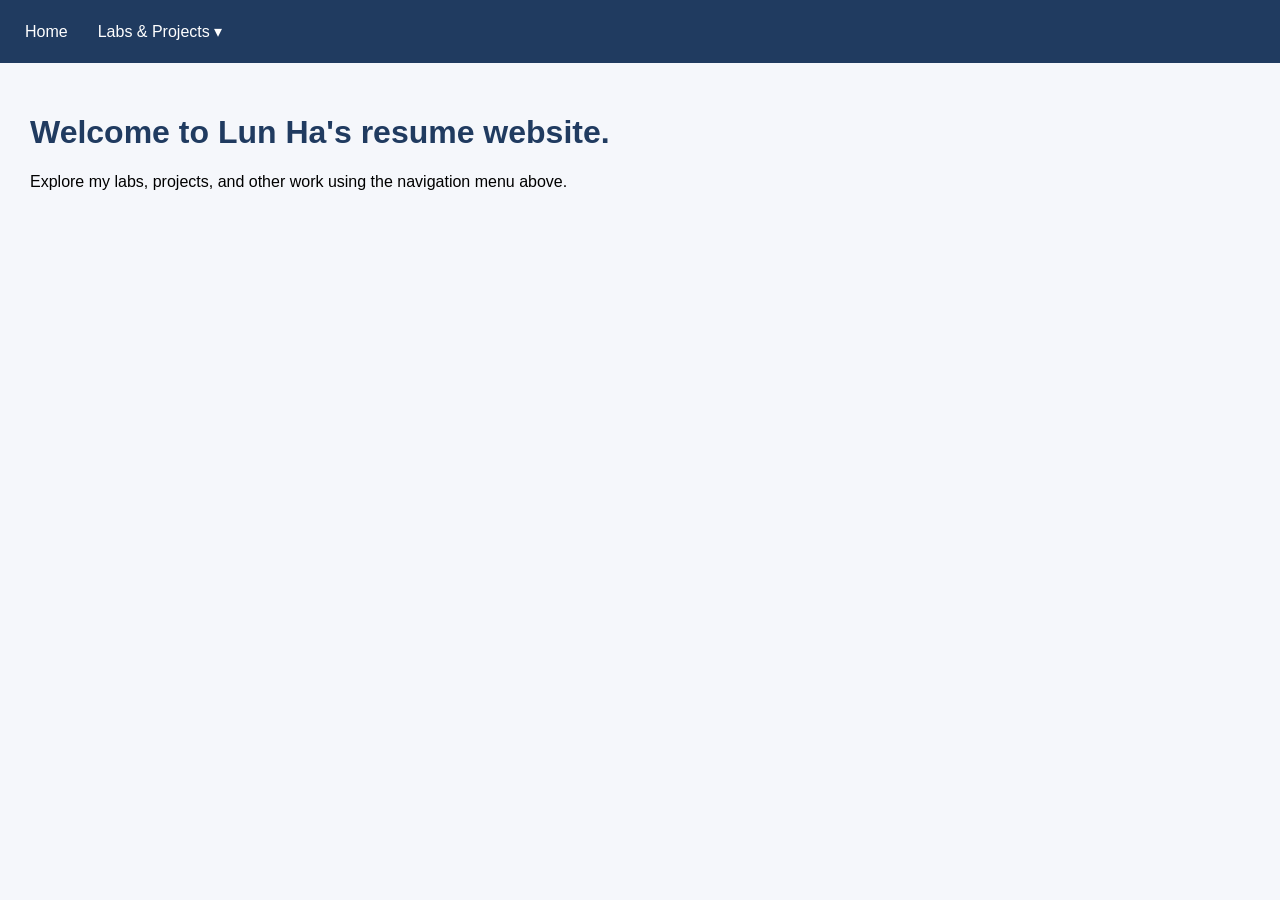
<file: index.html>
<!DOCTYPE html>
<html lang="en">
<head>
    <meta charset="UTF-8">
    <meta name="viewport" content="width=device-width, initial-scale=1.0">
    <title>Lun Ha - Homepage</title>
    <link rel="stylesheet" href="style.css">
</head>
<body>

    <nav class="navbar">
        <a href="index.html">Home</a>

        <div class="dropdown">
            <a href="#" class="dropbtn">
                Labs & Projects &#9662;
            </a>

            <div class="dropdown-content">
                <a href="https://lunha62.wordpress.com/">My WordPress Blog</a>
                <a href="form_validation.html">My Form Validation Demo</a>
                <a href="dataentry.html">My Database Form and Report</a>
                <a href="under-construction.html">My AJAX Demo</a>
                <a href="under-construction.html">My jQuery Demo</a>
                <a href="under-construction.html">Project One</a>
                <a href="under-construction.html">My Curriculum Vitae</a>
                <a href="under-construction.html">My Social Media</a>
            </div>
        </div>
    </nav>

    <main>
        <h1>Welcome to Lun Ha's resume website.</h1>
        <p>
            Explore my labs, projects, and other work
            using the navigation menu above.
        </p>
    </main>

</body>
</html>
</file>
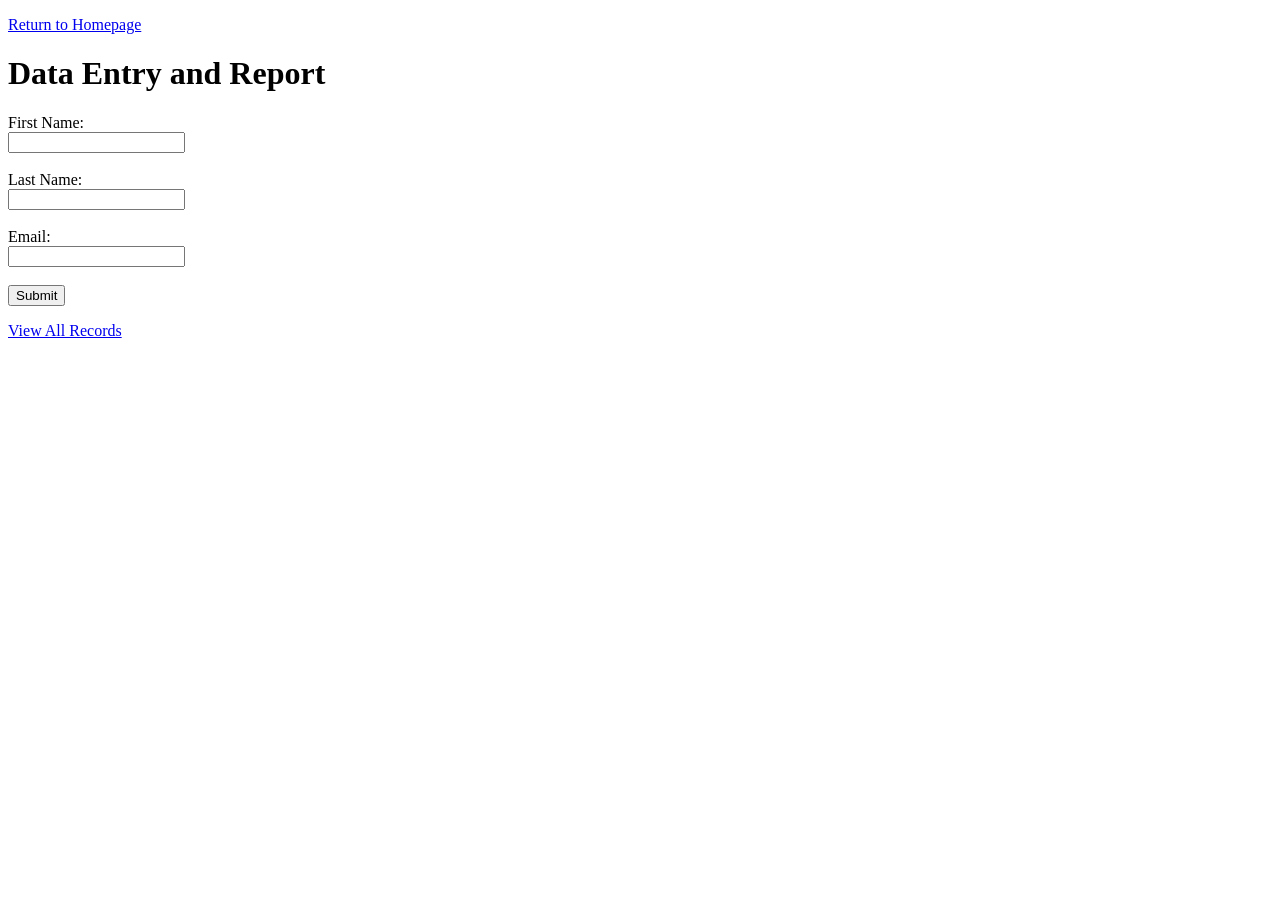
<file: dataentry.html>
<!DOCTYPE html>
<html>
    <head>
        <title>Data Entry and Report</title>
    </head>
    <body>
        <p><a href="index.html">Return to Homepage</a></p>
        <h1>Data Entry and Report</h1>

        <form action="insert.php" method="post">

            <label for="firstname">First Name:</label><br>
            <input type="text" id="firstname" name="firstname" required><br><br>

            <label for="lastname">Last Name:</label><br>
            <input type="text" id="lastname" name="lastname" required><br><br>

            <label for="email">Email:</label><br>
            <input type="email" id="email" name="email" required><br><br>

            <input type="submit" value="Submit">

        </form>

        <p><a href="report.php">View All Records</a></p>

    </body>
</html>
</file>
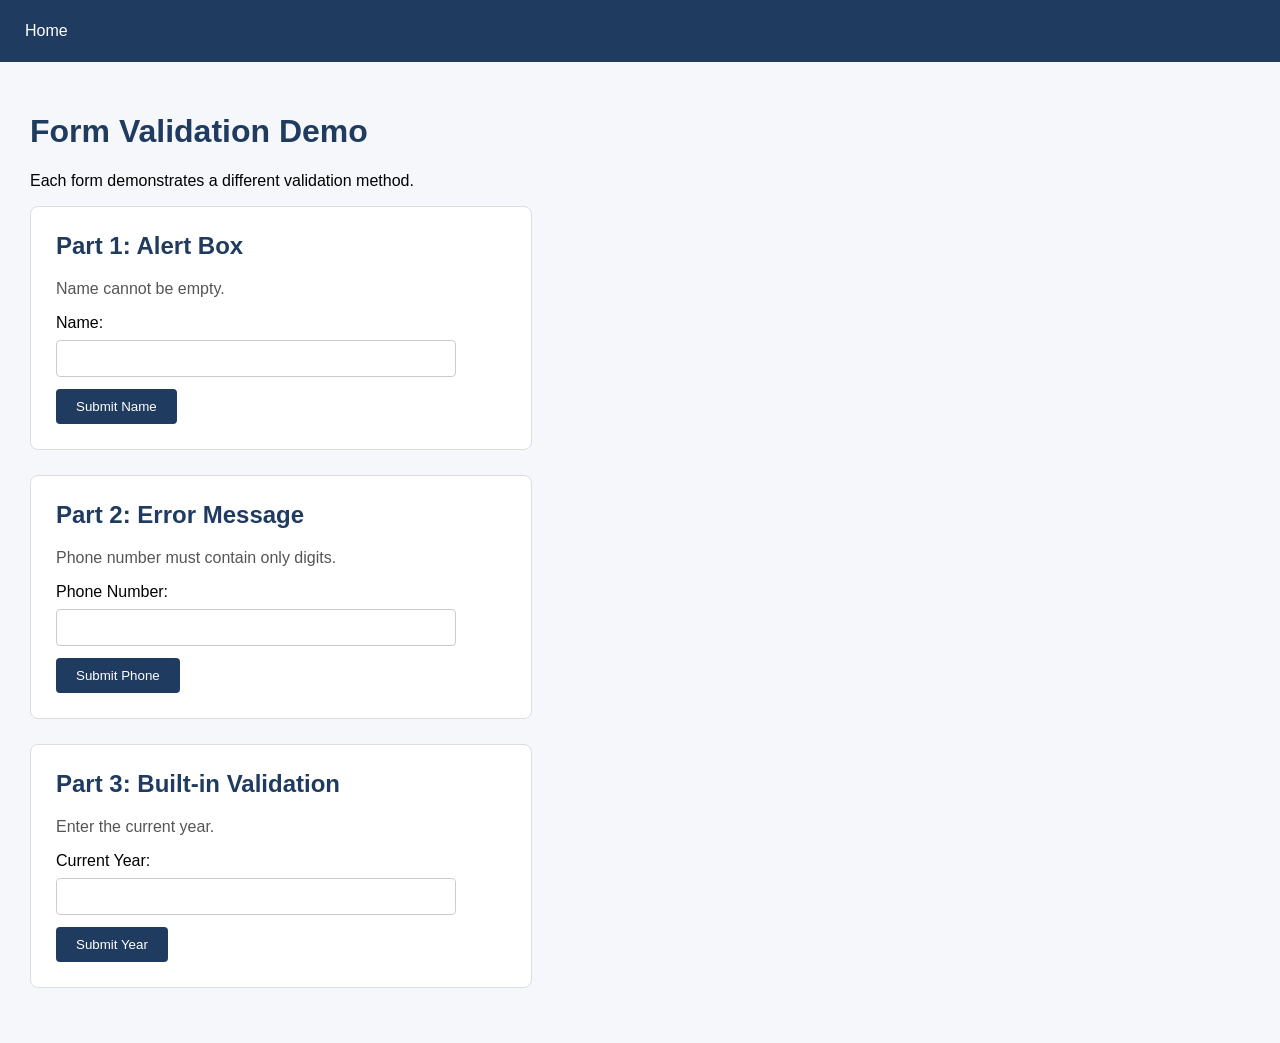
<file: form_validation.html>
<!DOCTYPE html>
<html lang="en">
<head>
    <meta charset="UTF-8">
    <meta name="viewport" content="width=device-width, initial-scale=1.0">
    <title>Form Validation Demo</title>
    <link rel="stylesheet" href="style.css">
</head>
<body>

    <nav class="navbar">
        <a href="index.html">Home</a>
    </nav>

    <main>
        <h1>Form Validation Demo</h1>

        <p>Each form demonstrates a different validation method.</p>

        <!-- Part 1: JavaScript Alert Box -->
        <section class="form-section">
            <h2>Part 1: Alert Box</h2>
            <p>Name cannot be empty.</p>

            <form id="nameForm">
                <label for="name">Name:</label>
                <input type="text" id="name">

                <button type="submit">Submit Name</button>
            </form>
        </section>

        <!-- Part 2: Error Message Below Field -->
        <section class="form-section">
            <h2>Part 2: Error Message</h2>
            <p>Phone number must contain only digits.</p>

            <form id="phoneForm">
                <label for="phone">Phone Number:</label>
                <input type="text" id="phone">

                <span id="phoneError" class="error"></span>

                <button type="submit">Submit Phone</button>
            </form>
        </section>

        <!-- Part 3: Built-in Browser Validation -->
        <section class="form-section">
            <h2>Part 3: Built-in Validation</h2>
            <p>Enter the current year.</p>

            <form id="yearForm">
                <label for="year">Current Year:</label>
                <input type="number" id="year" required>

                <button type="submit">Submit Year</button>
            </form>
        </section>
    </main>

    <script>
        // Part 1: Alert Box
        document.getElementById("nameForm")
            .addEventListener("submit", function(event) {

                event.preventDefault();

                const name = document.getElementById("name").value.trim();

                if (name === "") {
                    alert("Name cannot be empty.");
                } else {
                    alert("Name submitted successfully!");
                }
            });

        // Part 2: Error Message
        document.getElementById("phoneForm")
            .addEventListener("submit", function(event) {

                event.preventDefault();

                const phone = document.getElementById("phone").value.trim();
                const phoneError = document.getElementById("phoneError");

                if (!/^[0-9]+$/.test(phone)) {
                    phoneError.textContent =
                        "Invalid phone number. Please enter numbers only.";
                } else {
                    phoneError.textContent = "";
                    alert("Phone number submitted successfully!");
                }
            });

        // Part 3: Built-in Browser Validation
        const year = document.getElementById("year");
        const currentYear = new Date().getFullYear();

        year.min = currentYear;
        year.max = currentYear;

        document.getElementById("yearForm")
            .addEventListener("submit", function(event) {

                event.preventDefault();

                alert("Year submitted successfully!");
            });
    </script>

</body>
</html>
</file>
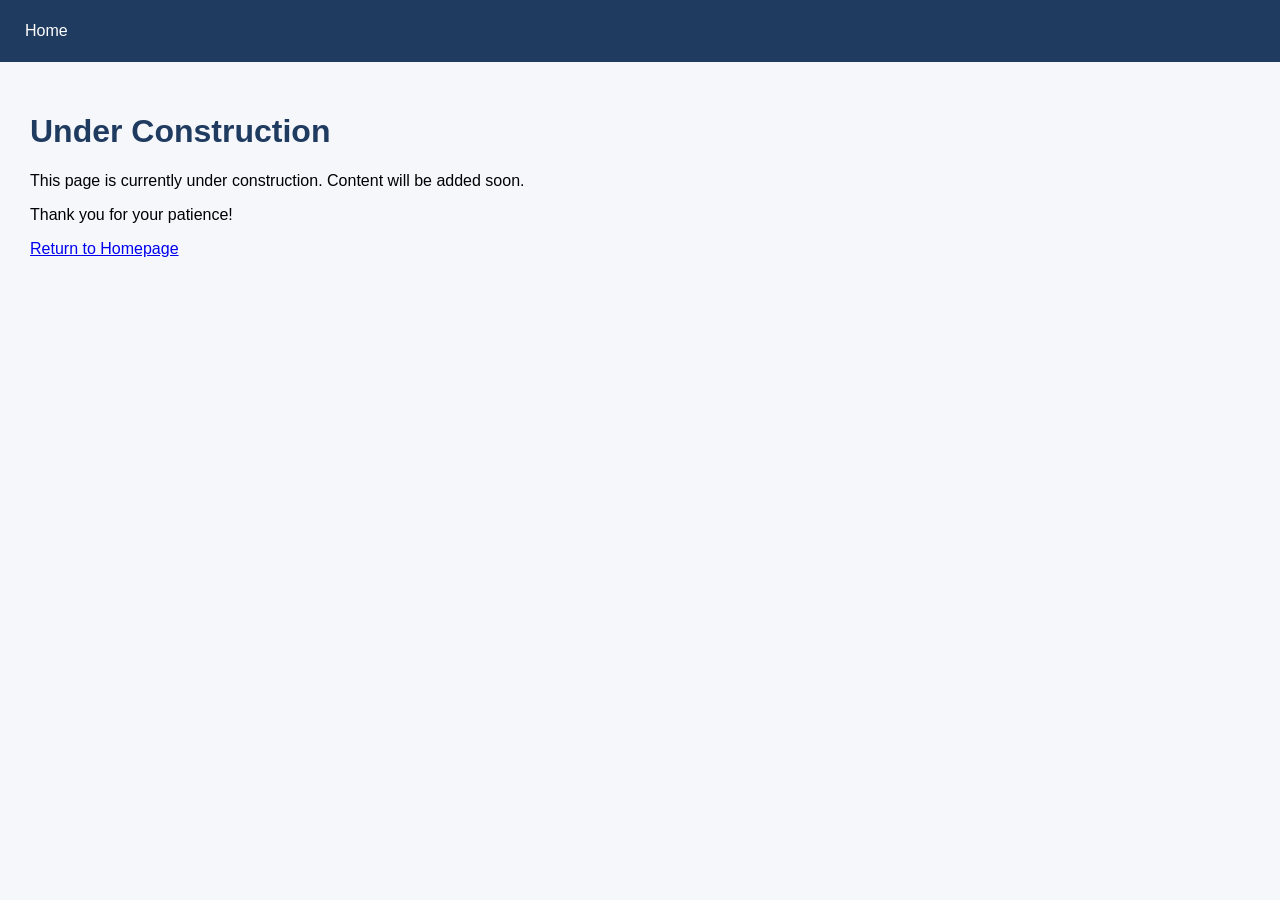
<file: under-construction.html>
<!DOCTYPE html>
<html lang="en">
<head>
    <meta charset="UTF-8">
    <meta name="viewport" content="width=device-width, initial-scale=1.0">
    <title>Under Construction</title>
    <link rel="stylesheet" href="style.css">
</head>
<body>

    <nav class="navbar">
        <a href="index.html">Home</a>
    </nav>

    <main class="construction">
        <h1>Under Construction</h1>

        <p>
            This page is currently under construction.
            Content will be added soon.
        </p>

        <p>
            Thank you for your patience!
        </p>

        <a href="index.html">Return to Homepage</a>
    </main>

</body>
</html>
</file>
<file: style.css>
body {
    margin: 0;
    font-family: Arial, sans-serif;
    background-color: #f5f7fb;
}

/* Horizontal navigation bar */
.navbar {
    display: flex;
    align-items: center;
    background-color: #203b60;
    padding: 0 10px;
}

/* Navigation links */
.navbar a {
    display: block;
    color: white;
    text-decoration: none;
    padding: 22px 15px;
    font-size: 16px;
}

/* Hover effect */
.navbar a:hover {
    background-color: #34577f;
}

/* Dropdown container */
.dropdown {
    position: relative;
}

/* Dropdown menu */
.dropdown-content {
    display: none;
    position: absolute;
    top: 100%;
    left: 0;
    background-color: white;
    min-width: 250px;
    box-shadow: 0 4px 8px rgba(0, 0, 0, 0.2);
    z-index: 1;
}

/* Dropdown links */
.dropdown-content a {
    color: #333;
    padding: 12px 16px;
    text-decoration: none;
    font-size: 14px;
}

/* Dropdown hover effect */
.dropdown-content a:hover {
    background-color: #e8eef5;
}

/* Show dropdown when hovering */
.dropdown:hover .dropdown-content,
.dropdown:focus-within .dropdown-content {
    display: block;
}

/* Main page content */
main {
    padding: 30px;
}

h1 {
    color: #203b60;
}

/* Form Validation Demo */

form {
    max-width: 400px;
    padding: 20px;
    background-color: white;
    border-radius: 8px;
}

form label {
    display: block;
    margin-bottom: 8px;
}

form input {
    width: 100%;
    padding: 10px;
    box-sizing: border-box;
    border: 1px solid #ccc;
    border-radius: 4px;
}

form button {
    background-color: #203b60;
    color: white;
    padding: 10px 20px;
    border: none;
    border-radius: 4px;
    cursor: pointer;
}

form button:hover {
    background-color: #34577f;
}

/* Validation Error Message */

.error {
    display: block;
    color: red;
    font-size: 14px;
    margin-top: 5px;
}


/* Individual Form Sections */

.form-section {
    background-color: white;
    max-width: 450px;
    padding: 25px;
    margin-bottom: 25px;
    border-radius: 8px;
    border: 1px solid #ddd;
}

.form-section h2 {
    color: #203b60;
    margin-top: 0;
}

.form-section p {
    color: #555;
}

/* Form Layout */

.form-section form {
    padding: 0;
}

.form-section label {
    display: block;
    margin-bottom: 8px;
}

.form-section input {
    display: block;
    width: 100%;
    padding: 10px;
    margin-bottom: 12px;
    box-sizing: border-box;
    border: 1px solid #ccc;
    border-radius: 4px;
}

.form-section button {
    background-color: #203b60;
    color: white;
    padding: 10px 20px;
    border: none;
    border-radius: 4px;
    cursor: pointer;
}

.form-section button:hover {
    background-color: #34577f;
}

/* Error Message */

.error {
    display: block;
    color: red;
    font-size: 14px;
    margin-bottom: 10px;
}
</file>
